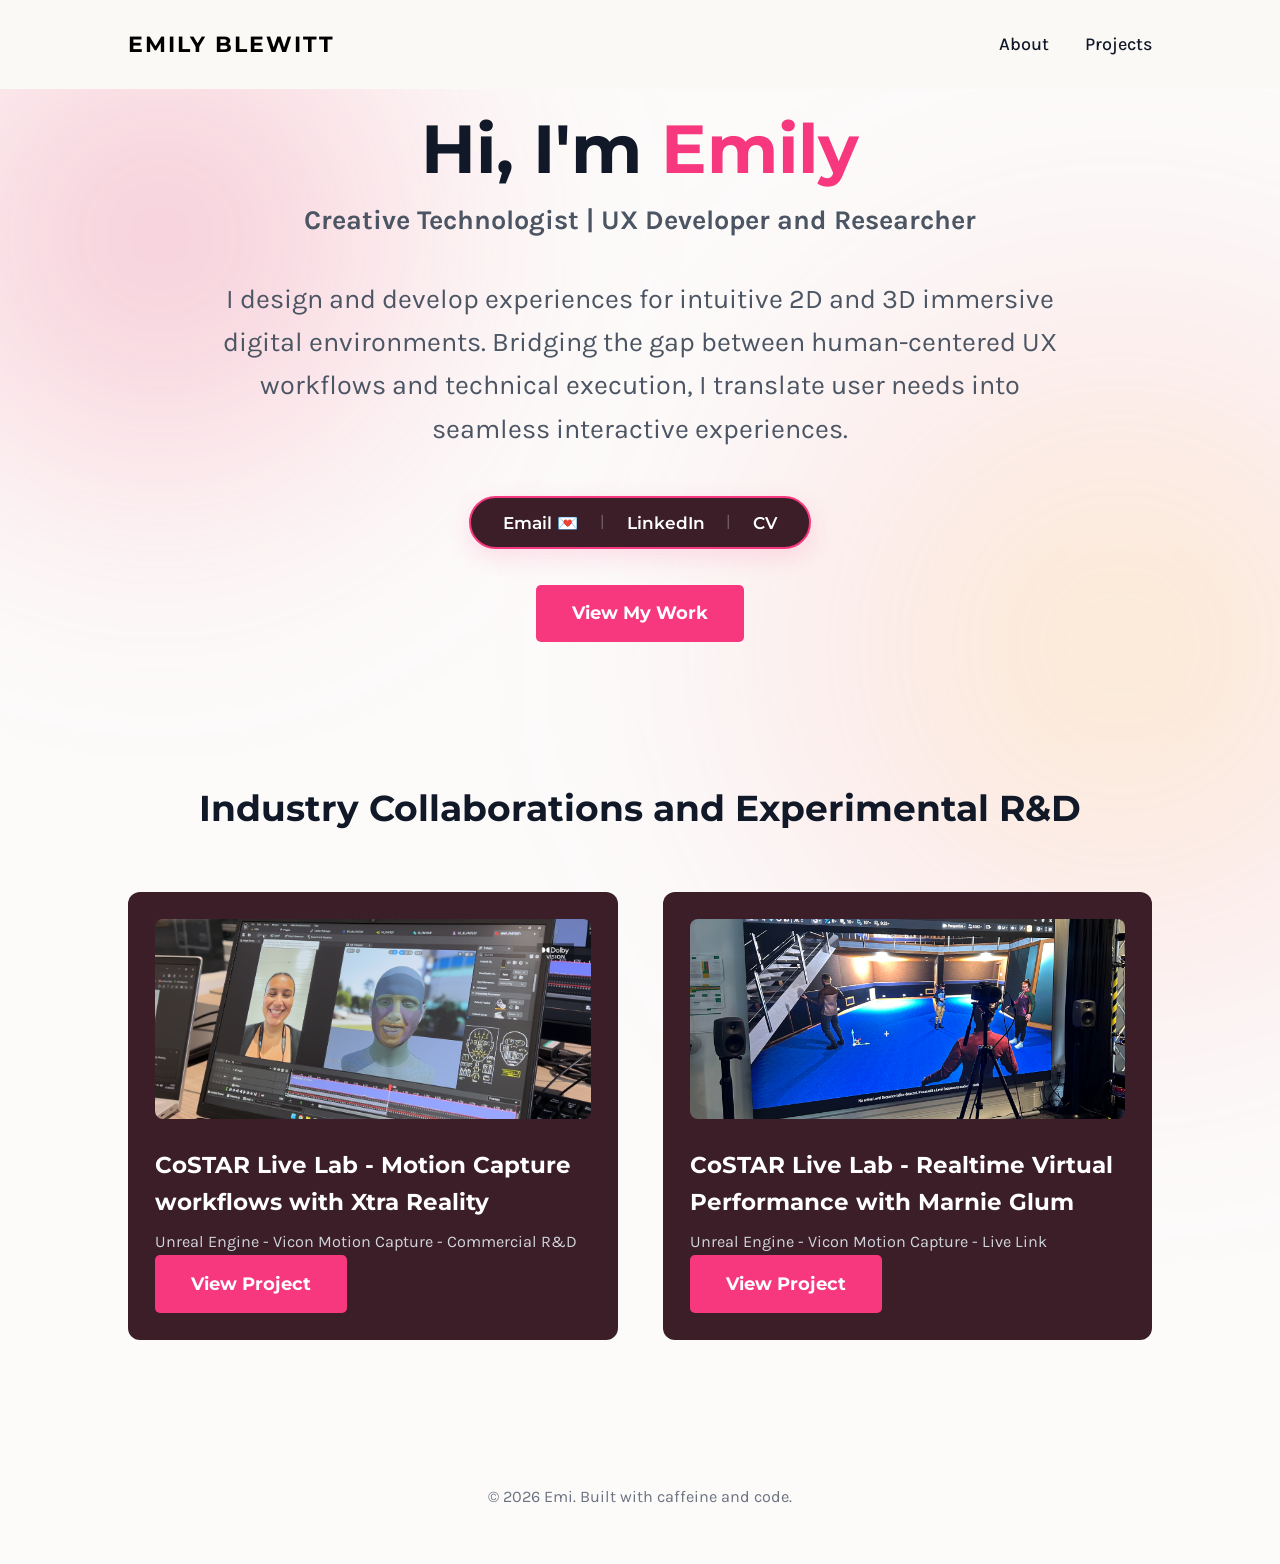
<file: index.html>
<!DOCTYPE html>
<html lang="en">
<head>
    <meta charset="UTF-8">
    <meta name="viewport" content="width=device-width, initial-scale=1.0">
    <title>Emily Blewitt | Portfolio</title>
    <link href="styles.css" type="text/css" rel="stylesheet">

    <!--Importing the fonts-->
    <!-- Google Fonts Link for Montserrat and Karla -->
<link rel="preconnect" href="https://fonts.googleapis.com">
<link rel="preconnect" href="https://fonts.gstatic.com" crossorigin>
<link href="https://fonts.googleapis.com/css2?family=Karla:ital,wght@0,400..700;1,400..700&family=Montserrat:ital,wght@0,100..900;1,100..900&display=swap" rel="stylesheet">


</head>
<body>
    <nav>
        <div class="logo"><a id="portfolio-text" href="index.html">EMILY BLEWITT</a></div>
        <ul>
            <li><a href="about.html">About</a></li>
            <li><a href="project.html">Projects</a></li>

        </ul>
    </nav>

    <header class="hero">
        <h1 class="indexpg">Hi, I'm <span class="highlight">Emily</span></h1>
        <p><strong>Creative Technologist | UX Developer and Researcher</strong></p>
        <p class="manifesto">
                I design and develop experiences for intuitive 2D and 3D immersive digital environments. Bridging the gap between human-centered UX workflows and technical execution, I translate user needs into seamless interactive experiences.
            </p>
    <div class="contact-tab-capsule">
        <a href="mailto:emilygrace.blewitt@gmail.com" class="tab-link">Email 💌</a>
        <span class="tab-divider">|</span>
        <a href="https://www.linkedin.com/in/emily-blewitt-62a078246/" target="_blank" rel="noopener noreferrer" class="tab-link">LinkedIn</a>
        <span class="tab-divider">|</span>
        <a href="assets/Emily Blewitt CV.pdf" download="Emily_Blewitt_CV.pdf" target="_blank" class="tab-link">CV</a>
    </div>
        <a href="project.html" class="btn">View My Work</a>
        
    </header> 




    <section id="projects" class="project-section">
        <h2>Industry Collaborations and Experimental R&D</h2>
        <div class="grid">
            <div class="card">
 <img src="images/costarxtrareality.png" alt="CoSTAR Xtra Reality Project" class="card-image">
                
                <h3>CoSTAR Live Lab - Motion Capture workflows with Xtra Reality</h3>
                <p>Unreal Engine - Vicon Motion Capture - Commercial R&D</p>
                            <a href="csXR.html" class="btn">View Project</a>
            </div>
            <div href="ngfm.html" class="card">
 <img src="images/costarmarnieglum.jpg" alt="CoSTAR Marnie Glum Project" class="card-image">
                <h3>CoSTAR Live Lab - Realtime Virtual Performance with Marnie Glum</h3>
                <p>Unreal Engine - Vicon Motion Capture - Live Link</p>
                            <a href="csMG.html" class="btn">View Project</a>
            </div>
        </div>
    </section>
      
   

    <footer>
        <p>&copy; 2026 Emi. Built with caffeine and code.</p>
    </footer>
    <script src="mouseinteraction.js"></script>
</body>
</html>
</file>
<file: styles.css>
:root {
    --bg-color: #FAF9F6;
    --text-color: #111827;
    --accent: #f8387e;
    --card-bg: #3b1e27;
}

* {
    margin: 0;
    padding: 0;
    box-sizing: border-box;
}

#portfolio-text{
    color: black;
    text-decoration: none;
}
/* This will strictly apply to the landing page description */
.manifesto {
    max-width: 850px;
    margin-left: auto !important;
    margin-right: auto !important;
}

/* Global Typography & Base Styles */
body {
    font-family: 'Karla', sans-serif; /* Clean font for paragraph text */
    background-color: var(--bg-color);
    color: var(--text-color);
    line-height: 1.6;
    padding-top: 60px; /* Leave space for the fixed nav bar */
}

h1, h2, h3, .logo, .btn {
    font-family: 'Montserrat', sans-serif; /* Bold font for headings & buttons */
    font-weight: 700;
}




/* Navigation Bar */
nav {
    position: fixed;
    top: 0;
    left: 0;
    width: 100%;
    display: flex;
    justify-content: space-between;
    align-items: center;
    padding: 1.5rem 10%;
    background-color: var(--bg-color);
    z-index: 1000;
}

nav .logo {
    font-size: 1.2rem;
    letter-spacing: 2px;
}

nav ul {
    display: flex;
    list-style: none;
    gap: 2rem;
}

nav ul a {
    text-decoration: none;
    color: var(--text-color);
    font-weight: 500;
    transition: color 0.3s ease;
}

nav ul a:hover {
    color: var(--accent);
}

/* Hero Section */
.hero {
    height: 70vh;
    display: flex;
    flex-direction: column;
    justify-content: center;
    align-items: center;
    text-align: center;
    padding: 0 1rem;
}

.hero h1 {
    font-size: 3.5rem;
    margin-bottom: 0.5rem;
}

.hero .highlight {
    color: var(--accent);
    transition: text-shadow 0.3s ease, color 0.3s ease;
}
/* Your existing base styling for the pink name */
.hero .highlight {
  color: #ff3366; /* Your current pink hex code */
  display: inline-block; 
  transition: text-shadow 0.35s ease, color 0.35s ease;
  cursor: default;
}

/* The smooth neon pink-to-gold radiant glow */
.hero .highlight:hover {
  /* Keeps the core text a crisp, brilliant sun-kissed white */
  color: #ffffff; 
  
  /* Blends smoothly from a dense pink anchor directly into a golden aura */
  text-shadow: 
    0 0 6px #ff3366,                    /* Tight neon-pink anchor (replaces the dark border) */
    0 0 12px rgba(255, 215, 0, 0.95),   /* Mid-range vibrant gold bleed */
    0 0 28px rgba(255, 165, 0, 0.6);    /* Wide, atmospheric warm amber sunset glow */
}

.hero p {
    font-size: 1.5rem;
    color: #4b5563;
    margin-bottom: 2rem;
}

/* Custom Interactive Button */
.btn {
    display: inline-block;
    padding: 0.8rem 2rem;
    background-color: var(--accent);
    color: white;
    text-decoration: none;
    border-radius: 5px;
    transition: transform 0.2s ease, opacity 0.2s ease;
}

.btn:hover {
    transform: translateY(-2px);
    opacity: 0.9;
}

/* Projects Grid Layout */
.project-section {
    padding: 5rem 10%;
}

.project-section h2 {
    font-size: 2rem;
    margin-bottom: 3rem;
    text-align: center;
}

.grid {
    display: grid;
    grid-template-columns: repeat(auto-fit, minmax(300px, 1fr));
    gap: 2.5rem;
}

/* Project Cards using your --card-bg */
.card {
    background-color: var(--card-bg);
    color: #ffffff;
    border-radius: 12px;
    padding: 1.5rem;
    transition: transform 0.3s ease;
}

.card:hover {
    transform: translateY(-5px);
}

.card .placeholder {
    width: 100%;
    height: 200px;
    background-color: rgba(255, 255, 255, 0.1);
    border-radius: 8px;
    margin-bottom: 1.5rem;
}

.card h3 {
    font-size: 1.3rem;
    margin-bottom: 0.5rem;
}

.card p {
    color: #d1d5db;
    font-size: 0.9rem;
}

/* Footer Section */
footer {
    text-align: center;
    padding: 3rem 1rem;
    font-size: 0.9rem;
    color: #6b7280;
}

/* Floating Contact Tab Capsule Styles */
.contact-tab-capsule {
    display: inline-flex;
    align-items: center;
    gap: 1.2rem;
    background-color: var(--card-bg); /* Uses your dark berry theme color */
    border: 2px solid var(--accent);  /* Adds your pink accent border line */
    padding: 0.6rem 1.8rem;
    border-radius: 50px;              /* Creates the smooth pill capsule shape */
    margin: 0.5rem 0 2rem 0;          /* Adds balanced vertical spacing */
    box-shadow: 0 8px 24px rgba(248, 56, 126, 0.15); /* Soft pink ambient glow shadow */
    transition: transform 0.2s ease, box-shadow 0.2s ease;
}

.contact-tab-capsule:hover {
    transform: translateY(-2px);      /* Gives it a light floating lift on hover */
    box-shadow: 0 12px 28px rgba(248, 56, 126, 0.25);
}

/* Links inside the floating tab */
.tab-link {
    font-family: 'Montserrat', sans-serif;
    font-weight: 600;
    font-size: 0.95rem;
    color: #ffffff;                  /* Hardcoded to clean contrast white */
    text-decoration: none;
    transition: color 0.2s ease;
}

.tab-link:hover {
    color: var(--accent);            /* Pops pink when you point at it */
}

/* Vertical text dividers inside the pill */
.tab-divider {
    color: rgba(255, 255, 255, 0.3);
    font-size: 0.9rem;
    pointer-events: none;
}

/* ==========================================================================
   PROJECTS PAGE: FULL-SCREEN CAROUSEL STYLES
   ========================================================================== */
/* 1. Locks the viewport to prevent dual scrollbars */


/* 7. Responsive stack layout for mobile viewports */
@media (max-width: 900px) {
    .projects-page {
        overflow-y: auto; /* Fallback allow layout scrolling if stacked fields spill */
    }
    .projects-page .project-square {
        flex-direction: column; 
    }
    .projects-page .square-media {
        height: 45%;
        padding: 1.5rem;
    }
    .projects-page .square-content {
        height: 55%;
        padding: 2.5rem;
        align-items: center;
        text-align: center;
        justify-content: flex-start;
    }
    .projects-page .square-content h2 {
        font-size: 2rem;
    }
    .projects-page .slide-arrow {
        top: 22.5%; /* Keeps arrow control layout dead-centered directly over graphic image window */
    }
    .projects-page .prev-arrow { left: 15px; }
    .projects-page .next-arrow { right: 15px; }
}

/* Styles for real images inside the carousel */
.projects-page .slider-image {
    width: 100%;
    height: 100%;
    object-fit: cover; /* Keeps image aspect ratio perfect while filling the space */
    border-radius: 12px;
    border: 1px solid rgba(255, 255, 255, 0.1);
    box-shadow: 0 10px 30px rgba(0, 0, 0, 0.3); /* Adds depth to the game screen */
}

/* ==========================================================================
   INDIVIDUAL PROJECT CASE STUDY STYLES
   ========================================================================== */

.detail-page {
    background-color: var(--bg-color);
    overflow-y: auto; /* Re-enables natural page scrolling */
}

/* Master container constraint */
.case-study-container {
    max-width: 1100px;
    margin: 5rem auto;
    padding: 0 2rem;
}

/* Title Header Elements */
.case-study-header {
    text-align: center;
    margin-bottom: 3rem;
}

.case-study-header h1 {
    font-size: 3.5rem;
    color: var(--text-color);
    margin-bottom: 0.5rem;
}

.project-meta-tags {
    color: var(--accent);
    font-weight: 700;
    text-transform: uppercase;
    letter-spacing: 2px;
    font-size: 0.95rem;
}

.project-tagline {
    font-size: 1.2rem;
    color: #4b5563;
    max-width: 700px;
    margin: 0 auto;
}

/* Big Showcase Main Image Frame */
.case-study-hero-media {
    width: 100%;
    height: 500px;
    background-color: var(--card-bg);
    border-radius: 16px;
    margin-bottom: 4rem;
    overflow: hidden;
    box-shadow: 0 20px 40px rgba(0, 0, 0, 0.15);
}

.case-study-img {
    width: 100%;
    height: 100%;
    object-fit: cover;
}

/* Interactive Column Breakdown Grid */
.case-study-grid {
    display: grid;
    grid-template-columns: 2fr 1fr; /* Text gets 2 shares, info card gets 1 share */
    gap: 4rem;
    align-items: start;
}

/* Writeup Text Blocks styling */
.case-study-main h2 {
    font-size: 2rem;
    color: var(--text-color);
    margin: 2.5rem 0 1rem 0;
    border-bottom: 2px solid rgba(0, 0, 0, 0.05);
    padding-bottom: 0.5rem;
}

.case-study-main p {
    font-size: 1.1rem;
    color: #374151;
    margin-bottom: 1.5rem;
}

.challenge-block {
    background-color: rgba(0, 0, 0, 0.02);
    border-left: 4px solid var(--accent);
    padding: 1.5rem;
    border-radius: 0 8px 8px 0;
    margin-bottom: 2rem;
}

.challenge-block h3 {
    font-size: 1.3rem;
    margin-bottom: 0.75rem;
    color: var(--text-color);
}

/* Sticky Specifications Card (Right Sidebar) */
.case-study-sidebar {
    position: sticky;
    top: 100px; /* Locks card relative to screen viewport upon scroll */
}

.meta-card {
    /* background-color: var(--card-bg); */
    /* color: #ffffff; */
        background: #3b1e27 !important;          /* Direct Hex value for Berry Pink */
    background-color: #3b1e27 !important;    /* Double-forced entry fallback */
    
    color: #f3f4f6 !important;   
    padding: 2rem;
    border-radius: 16px;
    box-shadow: 0 10px 30px rgba(0, 0, 0, 0.1);
}

.meta-card h3 {
    font-size: 1.4rem;
    color: #ffffff;
    margin-bottom: 1.5rem;
    border-bottom: 1px solid rgba(255, 255, 255, 0.1);
    padding-bottom: 0.5rem;
}

.meta-item {
    margin-bottom: 1.25rem;
}

.meta-item h4 {
    font-size: 0.85rem;
    text-transform: uppercase;
    color: var(--accent);
    letter-spacing: 1px;
    margin-bottom: 0.25rem;
}

.meta-item p {
    font-size: 1rem;
    color: #e5e7eb;
}

/* Mobile responsive layout shifts */
@media (max-width: 850px) {
    .case-study-grid {
        grid-template-columns: 1fr; /* Collapses sidebar below main copy fields */
        gap: 3rem;
    }
    .case-study-sidebar {
        position: relative;
        top: 0;
    }
    .case-study-header h1 {
        font-size: 2.5rem;
    }
    .case-study-hero-media {
        height: 300px;
    }
}

/* 1. Push the award box further away from the text below it */
.case-study-header .award {
    margin-bottom: 3.5rem !important; 
}

/* 2. Bring the tech stack sub-tag down closer to the title heading */
.case-study-header .project-meta-tags {
    margin-bottom: 0.25rem !important;
}

/* 3. Ensure the title heading text sits tightly up against the tag above it */
.case-study-header h1 {
    margin-top: 0 !important;
    line-height: 1.1;
}


/* ==========================================================================
   BENTO GRID ABOUT ME LAYOUT
   ========================================================================== */

/* 1. Global Page Setup */
.about-page {
    color: #f3f4f6;
    overflow-y: auto;
}

/* 2. Grid Container Setup */
.bento-container {
    display: grid;
    grid-template-columns: 1fr 1.2fr 1fr; /* Strict 3-column split */
    gap: 1.5rem;
    max-width: 1250px;
    margin: 6rem auto;
    padding: 0 2rem;
}

/* 3. Base Bento Panel Card */
.bento-box {
    background-color: var(--card-bg); /* Your deep burgundy #3b1e27 */
    border: 1px solid rgba(255, 255, 255, 0.05);
    border-radius: 24px; /* Curved edge boxes */
    padding: 2.2rem;
    display: flex;
    flex-direction: column;
    box-shadow: 0 10px 30px rgba(0, 0, 0, 0.2);
}

/* 4. Strict Box Placements */
.profile-card {
    grid-column: 1;
    grid-row: 1;
    background-color: #1a1517; /* Dark framing block */
}

.bio-card {
    grid-column: 2;
    grid-row: 1;
}

.pink-glow {
    border-color: rgba(248, 56, 126, 0.2);
    box-shadow: 0 15px 40px rgba(248, 56, 126, 0.05);
}

.toolkit-card {
    grid-column: 3;
    grid-row: 1 / span 2; 
}

.experience-card {
    grid-column: 2;
    grid-row: 2;
}

/* Pink Curved Edge Section */
.specialty-card {
    grid-column: 1;
    grid-row: 2;
    background-color: var(--accent); /* Your vivid pink #f8387e */
    color: #ffffff;
    border: none;
    box-shadow: 0 15px 35px rgba(248, 56, 126, 0.2);
}

/* 5. Typography Content Tweaks */
.bento-box h2 {
    font-size: 2.5rem;
    margin-bottom: 0.5rem;
    font-family: 'Montserrat', sans-serif;
}

.bento-box h3 {
    font-size: 1.4rem;
    font-family: 'Montserrat', sans-serif;
    color: var(--accent);
    margin-bottom: 1.5rem;
}

.specialty-card h3 {
    color: #ffffff; /* Contrast tweak for pink box */
}

.bento-box p {
    font-size: 1rem;
    line-height: 1.6;
    color: #d1d5db;
    margin-bottom: 1rem;
}

.bento-box .lead {
    font-size: 1.15rem;
    color: #ffffff;
    font-weight: 500;
}

/* Photo and Header Layout elements */
.profile-photo-placeholder {
    width: 100%;
    height: 300px;
    background-color: rgba(255, 255, 255, 0.03);
    border-radius: 16px;
    margin-bottom: 1.5rem;
    object-fit: cover;
}

.profile-card h1 {
    font-size: 2.2rem;
    line-height: 1.1;
    margin-bottom: 0.5rem;
}

.location-tag {
    font-size: 0.9rem !important;
    color: #9ca3af !important;
    margin: 0;
}

/* Technical Toolkit formatting */
.tool-group {
    margin-bottom: 1.5rem;
}

.tool-group h4 {
    font-size: 0.95rem;
    text-transform: uppercase;
    letter-spacing: 1px;
    color: #ffffff;
    margin-bottom: 0.5rem;
}

.tool-group ul {
    list-style: none;
    padding-left: 0;
}

.tool-group li {
    font-size: 0.95rem;
    color: #9ca3af;
    margin-bottom: 0.35rem;
    padding-left: 0.75rem;
    border-left: 2px solid rgba(255, 255, 255, 0.1);
}

/* CV History Timeline Styles */
.timeline-list {
    list-style: none;
    padding: 0;
}

.timeline-list li {
    margin-bottom: 1.5rem;
}

.timeline-list strong {
    color: #ffffff;
    font-size: 1.05rem;
    display: block;
}

.timeline-date {
    font-size: 0.85rem;
    font-weight: 700;
    color: var(--accent);
    display: block;
    margin-top: 0.1rem;
    margin-bottom: 0.25rem;
}

.timeline-list p {
    font-size: 0.95rem;
    color: #9ca3af;
    margin: 0;
}

/* Education and Pills in Pink Box */
.education-meta {
    margin-bottom: 1.5rem;
    border-bottom: 1px solid rgba(255, 255, 255, 0.2);
    padding-bottom: 1rem;
}

.education-meta p {
    color: #ffffff !important;
    margin-bottom: 0.75rem;
    font-size: 0.95rem;
}

.specialty-tags {
    display: flex;
    flex-wrap: wrap;
    gap: 0.6rem;
}

.specialty-tags span {
    font-family: 'Montserrat', sans-serif;
    font-size: 0.8rem;
    font-weight: 700;
    background-color: rgba(255, 255, 255, 0.15);
    color: #ffffff;
    padding: 0.4rem 0.8rem;
    border-radius: 8px;
    border: 1px solid rgba(255, 255, 255, 0.1);
}

/* 6. Tablet & Desktop Responsive Scaling */
@media (max-width: 1100px) {
    .bento-container {
        grid-template-columns: 1fr 1fr; /* Switch to 2 columns */
    }
    .profile-card { grid-column: 1; grid-row: 1; }
    .bio-card { grid-column: 2; grid-row: 1; }
    .toolkit-card { grid-column: 2; grid-row: 2 / span 2; }
    .experience-card { grid-column: 1; grid-row: 2; }
    .specialty-card { grid-column: 1; grid-row: 3; }
}

/* 7. Mobile Phone Linear Stack fallback */
@media (max-width: 750px) {
    .bento-container {
        grid-template-columns: 1fr; /* Drop into 1 single vertical column line */
        margin: 2rem auto;
    }
    .profile-card, .bio-card, .toolkit-card, .experience-card, .specialty-card {
        grid-column: 1 !important;
        grid-row: auto !important;
    }
    .profile-photo-placeholder {
        height: 250px;
    }
}

/* ==========================================================================
   STAGGERED REVEAL ENTRANCE ANIMATION
   ========================================================================== */

/* 1. Base rule: Sets initial invisible state and applies the animation */
.bento-box {
    opacity: 0;
    transform: translateY(20px);
    animation: cardEntrance 1.2s cubic-bezier(0.16, 1, 0.3, 1) forwards;
}

/* 2. Custom delay steps: Targets your exact HTML classes to cascade the entrance */
.profile-card { animation-delay: 0.2s; }
.bio-card { animation-delay: 0.4s; }
.toolkit-card { animation-delay: 0.6s; }
.experience-card { animation-delay: 0.8s; }
.specialty-card { animation-delay: 1.0s; }

/* 3. Keyframe execution: Smoothly transitions elements up and visible */
@keyframes cardEntrance {
    to {
        opacity: 1;
        transform: translateY(0);
    }
}

/* Forces the new image tag to act exactly like your old placeholder box */
.card .card-image {
    width: 100%;
    height: 200px; /* Locks the exact height of the previous placeholder */
    object-fit: cover; /* Chops off image edges instead of stretching or squishing them */
    object-position: center; /* Keeps the dead center of your game capture focused */
    border-radius: 8px; /* Preserves the matching edge curves */
    margin-bottom: 1.5rem;
    display: block;
}

/* ==========================================================================
   UX FOCUS SECTION STYLES
   ========================================================================== */

.ux-case-study-fullwidth {
    margin-top: 5rem;
    padding-top: 4rem;
    border-top: 1px solid rgba(0, 0, 0, 0.1);
    width: 100%;
}

.ux-case-study-fullwidth h2 {
    font-size: 2rem;
    margin-bottom: 1.5rem;
}

.ux-intro {
    font-size: 1.1rem;
    max-width: 800px;
    margin-bottom: 3rem;
    color: #4b5563;
}

.ux-process-grid {
    display: grid;
    grid-template-columns: repeat(auto-fit, minmax(280px, 1fr));
    gap: 2.5rem;
    margin-bottom: 2rem;
}

.ux-step h3 {
    font-size: 1.25rem;
    color: var(--accent);
    margin-bottom: 0.75rem;
}

.ux-step p {
    font-size: 0.95rem;
    color: var(--text-color);
    line-height: 1.7;
}

/* ==========================================================================
   PROJECT AIMS SIDEBAR CARD
   ========================================================================== */

.project-aims-card {
    margin-top: 1.5rem; /* Separates it from the Project Details card */
}

.aim-item {
    display: flex;
    gap: 1rem;
    margin-top: 1.25rem;
    align-items: flex-start;
}

.aim-number {
    font-family: 'Montserrat', sans-serif;
    font-weight: 700;
    color: var(--accent);
    font-size: 1.1rem;
    line-height: 1.2;
}

.aim-item h4 {
    font-size: 0.95rem;
    color: #ffffff;
    margin-bottom: 0.25rem;
    font-weight: 600;
}

.aim-item p {
    font-size: 0.85rem;
    color: #d1d5db;
    line-height: 1.5;
}
/* ==========================================================================
   Reflection & Further Development Stylesheet Injection (Cream/Pink Theme)
   ========================================================================== */

.reflection-section-fullwidth {
    margin-top: 5rem;
    padding-top: 4rem;
    border-top: 2px solid #f2e6e6; /* Soft warm tinted divider */
}

.reflection-section-fullwidth h2 {
    font-family: 'Montserrat', sans-serif;
    font-size: 2.2rem;
    font-weight: 700;
    color: #0b1a30; /* Your deep dark blue/black heading color */
    margin-bottom: 1rem;
}

.reflection-intro {
    font-family: 'Karla', sans-serif;
    font-size: 1.1rem;
    color: #505c6e; /* Muted dark slate for body intro */
    max-width: 850px;
    margin-bottom: 3rem;
    line-height: 1.6;
}

.reflection-grid {
    display: grid;
    grid-template-columns: repeat(auto-fit, minmax(300px, 1fr));
    gap: 2rem;
    margin-bottom: 2rem;
}

/* Card layout matching the sidebar block style */
.reflection-card {
    background-color: #2d1b24; /* Deep plum/dark block color matching your sidebar */
    border-radius: 12px;
    padding: 2.2rem;
    display: flex;
    flex-direction: column;
    box-shadow: 0 4px 20px rgba(0, 0, 0, 0.05);
    transition: transform 0.3s ease;
}

.reflection-card:hover {
    transform: translateY(-4px);
}

.reflection-meta {
    display: flex;
    align-items: center;
    gap: 1rem;
    margin-bottom: 1.5rem;
    border-bottom: 1px solid rgba(255, 255, 255, 0.1);
    padding-bottom: 1rem;
}

/* Bright pink labels matching your UX headings */
.aim-reference {
    font-family: 'Montserrat', sans-serif;
    font-size: 0.85rem;
    font-weight: 700;
    text-transform: uppercase;
    letter-spacing: 1px;
    color: #ff4a8b; /* Vibrant Pink accent */
}

.reflection-meta h3 {
    font-family: 'Montserrat', sans-serif;
    font-size: 1.25rem;
    font-weight: 700;
    color: #ffffff; /* Crisp white for headings inside dark cards */
    margin: 0;
}

.reflection-body {
    font-family: 'Karla', sans-serif;
    font-size: 0.98rem;
    line-height: 1.65;
    color: #f5e6eb; /* Soft light pinkish-white text inside dark cards */
}

.status-critique {
    margin-bottom: 1.5rem;
}

.status-critique strong {
    color: #ff4a8b; /* Highlight 'The Reality Check' in Pink */
}

.future-fix strong {
    color: #ffffff; /* Highlight 'Further Development' in bold white */
}

/* Responsive Overrides */
@media (max-width: 768px) {
    .reflection-grid {
        grid-template-columns: 1fr;
    }
    .reflection-section-fullwidth {
        margin-top: 3rem;
        padding-top: 2rem;
    }
}
.portfolio-carousel-container {
    margin-top: 4rem;
    margin-bottom: 2rem;
}

.horizontal-scroll-gallery {
    display: flex;
    gap: 1.5rem;
    overflow-x: auto;
    padding-bottom: 1.5rem;
    scroll-behavior: smooth;
    -webkit-overflow-scrolling: touch;
}

/* Base Card Container */
.gallery-card {
    flex: 0 0 340px;
    background-color: #2d1b24; /* Your signature deep plum/burgundy block */
    border-radius: 12px;
    padding: 1.2rem;
    box-shadow: 0 4px 20px rgba(0, 0, 0, 0.05);
    display: flex;
    flex-direction: column;
}

/* Image Wrapper sets the clipping boundary for the hover overlay */
.gallery-image-wrapper {
    position: relative;
    width: 100%;
    height: 220px;
    border-radius: 6px;
    overflow: hidden; /* Important: keeps the overlay inside the card shape */
}

.gallery-image-wrapper img {
    width: 100%;
    height: 100%;
    object-fit: cover;
    transition: transform 0.4s ease, filter 0.4s ease;
}

/* --- THE HOVER OVERLAY LAYER --- */
.image-hover-overlay {
    position: absolute;
    top: 0;
    left: 0;
    width: 100%;
    height: 100%;
    background-color: rgba(45, 27, 36, 0.95); /* Semi-transparent matching plum */
    opacity: 0; /* Hidden by default */
    transition: opacity 0.3s ease;
    display: flex;
    align-items: center;
    padding: 1.5rem;
    box-sizing: border-box;
}

/* Slide up animation details for text inside the overlay */
.overlay-text {
    transform: translateY(15px);
    transition: transform 0.35s ease;
    font-family: 'Karla', sans-serif;
    overflow-y: auto; /* Adds a minor scrollbar inside the image frame if your text runs long */
    max-height: 100%;
}

/* Bright Pink Subheadings inside the hover overlay */
.overlay-text h4 {
    font-family: 'Montserrat', sans-serif;
    color: #ff4a8b; /* Your signature accent pink */
    font-size: 0.85rem;
    text-transform: uppercase;
    letter-spacing: 0.5px;
    margin: 0 0 0.3rem 0;
}

.overlay-text p {
    color: #f5e6eb; /* Soft off-white text */
    font-size: 0.88rem;
    line-height: 1.4;
    margin: 0 0 1rem 0;
}

.overlay-text p:last-child {
    margin-bottom: 0;
}

/* --- HOVER ACTIONS --- */
.gallery-card:hover .image-hover-overlay {
    opacity: 1; /* Fade the plum screen in */
}

.gallery-card:hover .overlay-text {
    transform: translateY(0); /* Slide the text gently up to its true position */
}

.gallery-card:hover img {
    transform: scale(1.05); /* Slight dynamic zoom on the background image */
    filter: blur(2px);
}

/* Static Caption Below Image Box */
.card-caption {
    font-family: 'Karla', sans-serif;
    font-size: 0.9rem;
    color: #f5e6eb;
    margin-top: 1rem;
    margin-bottom: 0;
    line-height: 1.4;
}

/* Custom Scrollbar styling for horizontal track */
.horizontal-scroll-gallery::-webkit-scrollbar {
    height: 8px;
}
.horizontal-scroll-gallery::-webkit-scrollbar-track {
    background: #f2e6e6;
    border-radius: 10px;
}
.horizontal-scroll-gallery::-webkit-scrollbar-thumb {
    background: #ff4a8b;
    border-radius: 10px;
}
.horizontal-scroll-gallery::-webkit-scrollbar-thumb:hover {
    background: #d4356f;
}

/* adding mouse interaction details here*/
.sparkle-particle {
  position: absolute;
  background: #ff007f; /* Matching your signature hot pink */
  pointer-events: none; /* Stops it from blocking clicks */
  z-index: 9999;
  /* Use a clip-path to draw a cutesy 4-pointed diamond star shape! */
  clip-path: polygon(50% 0%, 65% 35%, 100% 50%, 65% 65%, 50% 100%, 35% 65%, 0% 50%, 35% 35%);
  animation: sparkleTwinkle 0.8s cubic-bezier(0.25, 1, 0.5, 1) forwards;
}

@keyframes sparkleTwinkle {
  0% {
    transform: translate(-50%, -50%) scale(0) rotate(0deg);
    opacity: 1;
  }
  50% {
    opacity: 0.8;
  }
  100% {
    /* Explodes outwards slightly while spinning and fading out gracefully */
    transform: translate(-50%, -50%) scale(1.5) rotate(180deg);
    opacity: 0;
  }
}


:root {
    --bg-color: #FAF9F6;
    --text-color: #111827;
    --accent: #f8387e;
    --card-bg: #3b1e27;
}

* {
    margin: 0;
    padding: 0;
    box-sizing: border-box;
}

#portfolio-text{
    color: black;
    text-decoration: none;
}

/* Global Typography & Base Styles */
body {
    font-family: 'Karla', sans-serif; /* Clean font for paragraph text */
    background-color: var(--bg-color);
    color: var(--text-color);
    line-height: 1.6;
    padding-top: 60px; /* Leave space for the fixed nav bar */
}

h1, h2, h3, .logo, .btn {
    font-family: 'Montserrat', sans-serif; /* Bold font for headings & buttons */
    font-weight: 700;
}

/* Navigation Bar */
nav {
    position: fixed;
    top: 0;
    left: 0;
    width: 100%;
    display: flex;
    justify-content: space-between;
    align-items: center;
    padding: 1.5rem 10%;
    background-color: var(--bg-color);
    z-index: 1000;
}

nav .logo {
    font-size: 1.2rem;
    letter-spacing: 2px;
}

nav ul {
    display: flex;
    list-style: none;
    gap: 2rem;
}

nav ul a {
    text-decoration: none;
    color: var(--text-color);
    font-weight: 500;
    transition: color 0.3s ease;
}

nav ul a:hover {
    color: var(--accent);
}

/* Hero Section */
.hero {
    height: 70vh;
    display: flex;
    flex-direction: column;
    justify-content: center;
    align-items: center;
    text-align: center;
    padding: 0 1rem;
}

.hero h1 {
    font-size: 3.5rem;
    margin-bottom: 0.5rem;
}

.hero .highlight {
    color: var(--accent);
}

.hero p {
    font-size: 1.5rem;
    color: #4b5563;
    margin-bottom: 2rem;
}

/* Custom Interactive Button */
.btn {
    display: inline-block;
    padding: 0.8rem 2rem;
    background-color: var(--accent);
    color: white;
    text-decoration: none;
    border-radius: 5px;
    transition: transform 0.2s ease, opacity 0.2s ease;
}

.btn:hover {
    transform: translateY(-2px);
    opacity: 0.9;
}

/* Projects Grid Layout */
.project-section {
    padding: 5rem 10%;
}

.project-section h2 {
    font-size: 2rem;
    margin-bottom: 3rem;
    text-align: center;
}

.grid {
    display: grid;
    grid-template-columns: repeat(auto-fit, minmax(300px, 1fr));
    gap: 2.5rem;
}

/* Project Cards using your --card-bg */
.card {
    background-color: var(--card-bg);
    color: #ffffff;
    border-radius: 12px;
    padding: 1.5rem;
    transition: transform 0.3s ease;
}

.card:hover {
    transform: translateY(-5px);
}

.card .placeholder {
    width: 100%;
    height: 200px;
    background-color: rgba(255, 255, 255, 0.1);
    border-radius: 8px;
    margin-bottom: 1.5rem;
}

.card h3 {
    font-size: 1.3rem;
    margin-bottom: 0.5rem;
}

.card p {
    color: #d1d5db;
    font-size: 0.9rem;
}

/* Footer Section */
footer {
    text-align: center;
    padding: 3rem 1rem;
    font-size: 0.9rem;
    color: #6b7280;
}


/*for projects page*/

/* ==========================================================================
   PROJECTS PAGE: FULL-SCREEN CAROUSEL STYLES
   ========================================================================== */

/* 1. Locks the viewport to prevent dual scrollbars */
.projects-page {
    overflow: hidden; 
}

.award {
    font-family: 'Montserrat', sans-serif;
    font-size: 0.9rem;
    font-weight: 700;
    text-transform: uppercase;
    letter-spacing: 1px;
    
    /* Elegant theme colors */
    color: var(--accent); 
    background-color: rgba(248, 56, 126, 0.08); /* Translucent pink fill */
    
    /* Border Flourish */
    border-left: 3px solid var(--accent); /* Clean accent line on the left edge */
    
    /* Layout positioning */
    padding: 0.5rem 1.2rem 0.5rem 1rem;
    border-radius: 0 6px 6px 0; /* Smooth rounded corners only on the right side */
    margin-bottom: 1.5rem;
    display: inline-flex;
    align-items: center;
    gap: 0.5rem; /* Leaves space between the icon and your text */
    
    /* Subtle neon border glow */
    box-shadow: 0 4px 12px rgba(248, 56, 126, 0.15);
}

/* Icon rotation effect on card hover */
.project-square:hover .award-icon {
    transform: rotate(15deg) scale(1.1);
}

.award-icon {
    font-size: 1.1rem;
    transition: transform 0.3s ease;
}


/* 2. Container sizing to drop cleanly below your 60px nav bar */
.fullscreen-slider-container {
    position: relative;
    width: 100vw;
    height: calc(100vh - 60px); 
    background-color: var(--bg-color);
}

.projects-page .slider-track {
    width: 100%;
    height: 100%;
    position: relative;
}



/* 3. Sliding full-screen project cards (media left, info right) */
.projects-page .project-square {
    position: absolute;
    top: 0;
    left: 0;
    width: 100%;
    height: 100%;
    display: flex;
    flex-direction: row; 
    background-color: var(--bg-color);
    opacity: 0;
    pointer-events: none;
    transition: opacity 0.6s cubic-bezier(0.4, 0, 0.2, 1);
}

.projects-page .project-square.active {
    opacity: 1;
    pointer-events: auto;
}

/* 4. Media container side (Left) utilizing your dark --card-bg */
.projects-page .square-media {
    flex: 1.2;
    height: 100%;
    background-color: var(--card-bg);
    padding: 2.5rem;
    display: flex;
    align-items: center;
    justify-content: center;
}

.projects-page .placeholder {
    width: 100%;
    height: 100%;
    background-color: rgba(255, 255, 255, 0.05);
    border: 1px solid rgba(255, 255, 255, 0.1);
    border-radius: 12px;
}

/* 5. Content text details side (Right) */
.projects-page .square-content {
    flex: 1;
    height: 100%;
    padding: 5rem;
    display: flex;
    flex-direction: column;
    justify-content: center;
    align-items: flex-start;
    text-align: left;
}

.projects-page .square-content h2 {
    font-size: 3rem;
    margin-bottom: 0.5rem;
    color: var(--text-color);
}

.projects-page .tech-stack {
    color: var(--accent);
    font-weight: 700;
    font-size: 1.1rem;
    margin-bottom: 1.5rem;
}

.projects-page .summary {
    font-size: 1.1rem;
    margin-bottom: 2.5rem;
    max-width: 500px;
    color: #4b5563;
}

/* 6. Carousel arrow navigation overlay buttons */
.projects-page .slide-arrow {
    position: absolute;
    top: 50%;
    transform: translateY(-50%);
    background-color: var(--accent);
    color: white;
    border: none;
    font-size: 1.5rem;
    width: 50px;
    height: 50px;
    border-radius: 50%;
    cursor: pointer;
    z-index: 100;
    display: flex;
    align-items: center;
    justify-content: center;
    transition: transform 0.2s cubic-bezier(0.175, 0.885, 0.32, 1.275);
}

.projects-page .slide-arrow:hover {
    transform: translateY(-50%) scale(1.1);
}

.projects-page .prev-arrow { left: 30px; }
.projects-page .next-arrow { right: 30px; }

/* Styles for real images inside the carousel */
.projects-page .slider-image {
    width: 100%;
    height: 100%;
    object-fit: cover; 
    border-radius: 8px;
}

/* Responsive stack layout for mobile viewports */
@media (max-width: 900px) {
    .projects-page {
        overflow-y: auto; /* Fallback allow layout scrolling if stacked fields spill */
    }
    .projects-page .project-square {
        flex-direction: column; 
    }
    .projects-page .square-media {
        height: 45%;
        padding: 1.5rem;
    }
    .projects-page .square-content {
        height: 55%;
        padding: 2.5rem;
        align-items: center;
        text-align: center;
        justify-content: flex-start;
    }
    .projects-page .square-content h2 {
        font-size: 2rem;
    }
    .projects-page .slide-arrow {
        top: 22.5%; /* Keeps arrow control layout dead-centered directly over graphic image window */
    }
    .projects-page .prev-arrow { left: 15px; }
    .projects-page .next-arrow { right: 15px; }
}

/* ==========================================================================
   FLOATING VIEWPORT LAYOUT TOGGLE
   ========================================================================== */

.layout-controls-floating {
    position: fixed;
    bottom: 2rem;
    right: 2rem;
    z-index: 9999; /* Ensures it floats over absolutely everything */
}

.floating-toggle-btn {
    background-color: var(--text-color); /* Elegant dark charcoal/black pill */
    color: var(--bg-color); /* Light off-white text */
    border: none;
    font-family: 'Montserrat', sans-serif;
    font-size: 0.8rem;
    font-weight: 700;
    text-transform: uppercase;
    letter-spacing: 1px;
    padding: 0.75rem 1.5rem;
    border-radius: 50px;
    cursor: pointer;
    display: flex;
    align-items: center;
    gap: 0.5rem;
    box-shadow: 0 4px 15px rgba(0, 0, 0, 0.15);
    transition: all 0.3s cubic-bezier(0.25, 0.8, 0.25, 1);
}

.floating-toggle-btn:hover {
    background-color: var(--accent); /* Smooth shift to pink on hover */
    transform: translateY(-2px);
    box-shadow: 0 6px 20px rgba(248, 56, 126, 0.3);
}

.floating-toggle-btn .btn-icon {
    font-size: 1rem;
    transition: transform 0.3s ease;
}

/* Change icon style slightly when active */
.floating-toggle-btn.active-view .btn-icon {
    transform: rotate(90deg);
}

/* ==========================================================================
   INDEPENDENT BOTTOM UTILITY BAR
   ========================================================================== */

/* The fixed container bar */
.grid-utility-bar {
    position: fixed;
    bottom: 0;
    left: 0;
    width: 100%;
    height: 50px;
    background-color: var(--bg-color); /* Matches your creamy off-white canvas */
    border-top: 1px solid rgba(0, 0, 0, 0.06); /* Subtle, elegant separator line */
    display: flex;
    justify-content: center;
    align-items: center;
    z-index: 99999; /* Forces it to remain visible above all slider layers and scripts */
}

/* The minimalist text toggle button */
.utility-toggle-btn {
    background: transparent;
    border: none;
    font-family: 'Montserrat', sans-serif;
    font-size: 0.8rem;
    font-weight: 700;
    text-transform: uppercase;
    letter-spacing: 1.5px;
    color: #777; /* Subtle clean grey */
    cursor: pointer;
    display: flex;
    align-items: center;
    gap: 0.5rem;
    padding: 0.5rem 1rem;
    transition: color 0.2s ease;
}

.utility-toggle-btn:hover {
    color: var(--accent); /* Shifts to your signature pink on hover */
}

.utility-toggle-btn .toggle-icon {
    font-size: 1rem;
    line-height: 1;
}

/* Add a tiny bit of breathing room to the grid wrapper so it doesn't clip behind the bar */
body.grid-mode .fullscreen-slider-container {
    margin-bottom: 120px !important;
}
/* ==========================================================================
   PURE-CSS SIDE-BY-SIDE TWO COLUMN LAYOUT (UNIFORM MATCHING SIZES)
   ========================================================================== */

/* 1. RESET VIEWPORT CONTROLS */
body.grid-mode {
    overflow-y: auto !important; 
    background-color: var(--bg-color);
}

body.grid-mode .fullscreen-slider-container {
    max-width: 1200px !important;
    margin: 4rem auto 10rem auto !important;
    padding: 0 1.5rem !important;
    height: auto !important;
    position: relative !important;
}

body.grid-mode .slide-arrow {
    display: none !important; /* Hides navigational slider arrows */
}

body.grid-mode .fullscreen-slider-container {
    margin-bottom: 120px !important; /* Clear vertical buffer above utility bottom bar */
}

/* 2. SYMMETRICAL TWO-COLUMN GRID ENGINE */
body.grid-mode .slider-track {
    display: grid !important;
    grid-template-columns: repeat(2, 1fr) !important; /* Perfect side-by-side split layout */
    gap: 2.5rem !important; /* Generous breathing room between columns */
    width: 100% !important;
    height: auto !important;
    position: relative !important;
}

/* 3. CARD STRUCTURAL MODIFIERS */
body.grid-mode .project-square {
    position: relative !important;
    display: flex !important;
    flex-direction: column !important; /* Image on top, text elements neatly stacked below */
    opacity: 1 !important;
    visibility: visible !important;
    pointer-events: auto !important;
    
    /* FIX: Force an absolute matching height footprint on ALL grid cards */
    height: 520px !important; 
    
    border-radius: 12px !important; /* Elegant rounded square corners */
    overflow: hidden !important;
    padding: 1.75rem !important;
    transform: none !important;
    transition: transform 0.3s cubic-bezier(0.25, 0.8, 0.25, 1) !important;
}

body.grid-mode .project-square:hover {
    transform: translateY(-4px) !important;
}

/* 4. PINK PALETTE COLOR ROTATION (Alternates pairs evenly across matching side-by-side rows) */
/* Row 1 & 4 Pairs: Your custom deep charcoal/maroon (--card-bg) */
body.grid-mode .project-square:nth-child(1),
body.grid-mode .project-square:nth-child(2),
body.grid-mode .project-square:nth-child(7),
body.grid-mode .project-square:nth-child(8) {
    background-color: var(--card-bg) !important;
    color: #ffffff !important;
}
body.grid-mode .project-square:nth-child(1) h2, body.grid-mode .project-square:nth-child(2) h2, body.grid-mode .project-square:nth-child(7) h2, body.grid-mode .project-square:nth-child(8) h2,
body.grid-mode .project-square:nth-child(1) .summary, body.grid-mode .project-square:nth-child(2) .summary, body.grid-mode .project-square:nth-child(7) .summary, body.grid-mode .project-square:nth-child(8) .summary {
    color: #ffffff !important;
}

/* Row 2 Pairs: Your signature rich hot pink accent (--accent) */
body.grid-mode .project-square:nth-child(3),
body.grid-mode .project-square:nth-child(4) {
    background-color: var(--accent) !important;
    color: #ffffff !important;
}
body.grid-mode .project-square:nth-child(3) h2, body.grid-mode .project-square:nth-child(4) h2,
body.grid-mode .project-square:nth-child(3) .summary, body.grid-mode .project-square:nth-child(4) .summary {
    color: #ffffff !important;
}
body.grid-mode .project-square:nth-child(3) .tech-stack, body.grid-mode .project-square:nth-child(4) .tech-stack {
    color: #ffdce7 !important; /* Soft high-contrast text overlay */
}

/* Row 3 Pairs: Soft pastel light rose pink tint */
body.grid-mode .project-square:nth-child(5),
body.grid-mode .project-square:nth-child(6) {
    background-color: #fbe6ed !important; 
    color: var(--text-color) !important;
}
body.grid-mode .project-square:nth-child(5) .summary, body.grid-mode .project-square:nth-child(6) .summary {
    color: #4b5563 !important;
}

/* 5. PERFECTLY ALIGNED IMAGE THUMBNAILS */
body.grid-mode .square-media {
    width: 100% !important;
    height: 220px !important; /* Absolute height locks all side-by-side previews into identical size uniformity */
    padding: 0 !important;
    background-color: transparent !important;
    margin-bottom: 1.25rem !important;
    border-radius: 8px !important;
    overflow: hidden !important;
    flex-shrink: 0 !important;
}

body.grid-mode .slider-image {
    width: 100% !important;
    height: 100% !important;
    object-fit: cover !important; /* Editorial cropping matches dimensions seamlessly without warping pixel artwork */
}

/* 6. INNER CARD TEXT ELEMENTS FORMATTING */
body.grid-mode .square-content {
    width: 100% !important;
    height: auto !important;
    padding: 0 !important;
    display: flex !important;
    flex-direction: column !important;
    flex-grow: 1 !important;
}

body.grid-mode .square-content h2 {
    font-size: 1.4rem !important;
    line-height: 1.25 !important;
    margin-bottom: 0.3rem !important;
}

body.grid-mode .award {
    font-size: 0.7rem !important;
    padding: 0.3rem 0.6rem !important;
    margin-bottom: 0.5rem !important;
    align-self: flex-start !important;
}

body.grid-mode .tech-stack {
    font-size: 0.85rem !important;
    margin-bottom: 0.5rem !important;
    white-space: nowrap !important; /* Keeps technology lines on a crisp single row */
    overflow: hidden !important;
    text-overflow: ellipsis !important; /* Adds subtle dot format if line overflows */
    width: 100% !important;
}

body.grid-mode .summary {
    font-size: 0.95rem !important;
    line-height: 1.45 !important;
    margin-bottom: 1.5rem !important;
    
    /* FIX: Cap text descriptions to exactly three uniform visual text lines */
    display: -webkit-box !important;
    -webkit-line-clamp: 3 !important;
    -webkit-box-orient: vertical !important;
    overflow: hidden !important;
    height: 4.35em !important; /* Hard constraint prevents background panel variance */
}

/* Embedded action link button settings */
body.grid-mode .square-content .btn {
    margin-top: auto !important; /* Automatically anchors buttons flat along card bottom bounds */
    align-self: flex-start !important;
    padding: 0.5rem 1.4rem !important;
    font-size: 0.8rem !important;
    background-color: rgba(255, 255, 255, 0.15) !important;
    color: inherit !important;
    border: 1px solid rgba(255, 255, 255, 0.25) !important;
    border-radius: 6px !important;
}

body.grid-mode .project-square:nth-child(5) .btn,
body.grid-mode .project-square:nth-child(6) .btn {
    background-color: rgba(0, 0, 0, 0.04) !important;
    border-color: rgba(0, 0, 0, 0.08) !important;
}

/* ==========================================================================
   RESPONSIVE LAYOUT BREAKPOINTS
   ========================================================================== */
@media (max-width: 850px) {
    body.grid-mode .slider-track {
        grid-template-columns: 1fr !important; /* Converts seamlessly to a clean 1-column magazine layout on mobile */
        row-gap: 2.5rem !important;
    }
    body.grid-mode .project-square {
        height: auto !important; /* Let cards grow naturally on small vertical viewports */
    }
    body.grid-mode .summary {
        height: auto !important;
        -webkit-line-clamp: unset !important;
    }
}

/* ==========================================================================
   RESPONSIVE LAYOUT BREAKPOINTS
   ========================================================================== */
@media (max-width: 850px) {
    body.grid-mode .slider-track {
        grid-template-columns: 1fr !important; /* Converts seamlessly to a clean 1-column magazine layout on mobile */
        row-gap: 2.5rem !important;
    }
    
    body.grid-mode .project-square {
        height: auto !important; /* Let cards grow naturally on small vertical viewports */
        text-align: center !important; /* Centers the headings, tech stacks, and texts */
    }
    
    body.grid-mode .summary {
        height: auto !important;
        -webkit-line-clamp: unset !important;
        margin-bottom: 1.5rem !important;
    }

    /* NEW MOBILE ALIGNMENT OVERRIDES */
    body.grid-mode .square-content {
        align-items: center !important; /* Forces inner flex elements to center up */
    }

    body.grid-mode .award {
        align-self: center !important; /* Pulls the award badges to the absolute center */
    }

    body.grid-mode .square-content .btn {
        margin: 0.5rem auto 0 auto !important; /* Overrides the baseline push, placing the button perfectly centered */
        align-self: center !important; 
    }
}

/* ==========================================================================
   RESPONSIVE LAYOUT BREAKPOINTS
   ========================================================================== */
@media (max-width: 850px) {
    body.grid-mode .slider-track {
        grid-template-columns: 1fr !important; /* Converts seamlessly to a clean 1-column magazine layout on mobile */
        row-gap: 2.5rem !important;
    }
    
    body.grid-mode .project-square {
        height: auto !important; /* Let cards grow naturally on small vertical viewports */
        text-align: center !important; /* Centers the headings, tech stacks, and texts */
    }
    
    body.grid-mode .summary {
        height: auto !important;
        -webkit-line-clamp: unset !important;
        margin-bottom: 1.5rem !important;
    }

    body.grid-mode .square-content {
        align-items: center !important; /* Forces inner flex elements to center up */
    }

    body.grid-mode .square-content .btn {
        margin: 0.5rem auto 0 auto !important; /* Overrides the baseline push, placing the button perfectly centered */
        align-self: center !important; 
    }

    /* NEW SPECIFIC PHONE OVERRIDE FOR THE STARS SHIFT */
    .award {
        flex-direction: column !important; /* Stacks the stars vertically above the text */
        align-self: center !important; /* Centers the whole badge in the middle of the card */
        align-items: center !important;
        text-align: center !important;
        gap: 0.4rem !important; /* perfect breathing room between stars and your headline */
        padding: 0.8rem 1.2rem !important; /* Balanced layout breathing room inside the box */
        border-radius: 6px !important; /* Fully rounds all corners since it is centered now */
        border-left: none !important; /* Removes the flat left edge stripe look for mobile */
        width: auto !important; /* Lets the width hug the content elegantly */
    }
}
@media (max-width: 850px) {
    /* ... Keep all your existing project-square, award, and button mobile code from before ... */

    /* NEW SPECIFIC PHONE OVERRIDES FOR THE NAV BAR */
    nav {
        flex-direction: column !important; /* Stacks the logo box vertically directly over your menu links */
        gap: 0.5rem !important; /* Perfect tight spacing between logo text and links */
        padding: 1rem 5% !important; /* Compresses top navigation bar height on phone screens */
        text-align: center !important;
    }

    nav .logo {
        font-size: 1.1rem !important; /* Slightly sizes down the logo text footprint so it feels elegant */
        margin-bottom: 0.2rem !important;
    }

    nav ul {
        gap: 1.25rem !important; /* Tightens the gap between About, Projects, and Contact links */
        justify-content: center !important;
        width: 100% !important;
    }
}

/* ==========================================================================
   BULLETPROOF FLEX VIEWPORT MOBILE SYSTEM
   ========================================================================== */
@media (max-width: 900px) {
    /* 1. FORCE THE BODY TO REMAIN RIGIDLY SINGLE-SCREEN HEIGHT */
    body:not(.grid-mode) {
        /* overflow: hidden !important; */
        height: 100vh !important;
        padding-top: 0 !important; /* Clears your desktop padding overlap constraint */
        display: flex !important;
        flex-direction: column !important;
    }

    /* 2. FORCE NAV TO OCCUPY ONLY ITS OWN NATURAL TEXT AREA SHAPE */
    body:not(.grid-mode) nav {
        position: relative !important; /* Removes desktop fixed overlap float positioning */
        height: auto !important;
        padding: 1rem 5% 0.5rem 5% !important;
        flex-shrink: 0 !important; /* Prevents the text links from crunching upward */
    }

    /* 3. RE-SIZE MAIN SPACE TO OCCUPY REMAINING EXACT LIVE SCREEN AREA */
    body:not(.grid-mode) .fullscreen-slider-container {
        flex-grow: 1 !important;
        height: auto !important;
        width: 100% !important;
        position: relative !important;
        overflow: hidden !important;
        margin-top: 0 !important;
        padding-bottom: 50px !important; /* Perfectly reserves 50px for your bottom bar edge */
    }

    /* 4. KEEP TRACK CONTAINER PINNED PRECISELY TO ITS ACTIVE SLIDER ELEMENT */
    body:not(.grid-mode) .slider-track {
        height: 100% !important;
        width: 100% !important;
    }

    body:not(.grid-mode) .project-square {
        position: absolute !important;
        top: 0;
        left: 0;
        width: 100%;
        height: 100%;
        flex-direction: column !important;
        display: flex !important;
        overflow: hidden !important; /* Stops entire project cards from scrolling natively downward */
    }

    /* 5. FORCE THE IMAGE FRAME TO OCCUPY A DYNAMIC UPPER BOX PROFILE AREA */
    body:not(.grid-mode) .square-media {
        width: 100% !important;
        height: 25vh !important; /* Lock the frame height dimension to 25% of absolute screen verticality */
        min-height: 160px !important; 
        padding: 1rem !important; 
        background-color: var(--card-bg) !important; 
        flex-shrink: 0 !important; 
    }

    body:not(.grid-mode) .slider-image {
        width: 100% !important;
        height: 100% !important;
        object-fit: cover !important; 
        border-radius: 8px !important;
    }

    /* 6. FORCE CONTENT CARD TEXT TO COMPRESS SO BUTTON IS PULLED UPWARDS */
    body:not(.grid-mode) .square-content {
        width: 100% !important;
        flex-grow: 1 !important; /* Fills remaining open bottom viewport space area safely */
        overflow-y: auto !important; /* IF descriptions overflow on small phones, ONLY text scrolls inside card box! */
        padding: 1rem 1.25rem !important; 
        display: flex !important;
        flex-direction: column !important;
        align-items: center !important;
        text-align: center !important;
        justify-content: space-between !important; /* Forces the layout to push the View Details button to the bottom */
    }

    body:not(.grid-mode) .square-content h2 {
        font-size: 1.35rem !important; 
        margin-bottom: 0.1rem !important;
        line-height: 1.2 !important;
    }

    body:not(.grid-mode) .summary {
        font-size: 0.85rem !important;
        line-height: 1.35 !important;
        margin-bottom: 0.75rem !important;
        max-width: 400px !important;
    }

    /* 7. PIN CONTROLS TO THE ABSOLUTE CENTER BOUNDS OF DYNAMIC IMAGE FRAME LAYER */
    body:not(.grid-mode) .slide-arrow {
        top: 12.5vh !important; /* Positions arrow controls precisely dead center inside the image window area */
        transform: translateY(-50%) scale(0.7) !important; 
    }
    body:not(.grid-mode) .prev-arrow { left: 10px !important; }
    body:not(.grid-mode) .next-arrow { right: 10px !important; }
}
    /* 6. FORCE CONTENT CARD TEXT TO PACK COHESIVELY TOGETHER */
    body:not(.grid-mode) .square-content {
        width: 100% !important;
        flex-grow: 1 !important; /* Fills remaining open bottom viewport space area safely */
        overflow-y: auto !important; /* ONLY text scrolls internally if card bounds overflow */
        padding: 1rem 1.25rem !important; 
        display: flex !important;
        flex-direction: column !important;
        align-items: center !important;
        text-align: center !important;
        justify-content: center !important; /* CHANGED: Keeps elements closely grouped in the vertical center */
    }

    body:not(.grid-mode) .square-content h2 {
        font-size: 1.35rem !important; 
        margin-bottom: 0.25rem !important; /* Fixed tight padding */
        line-height: 1.2 !important;
    }

    /* Target the tech stack line directly */
    body:not(.grid-mode) .tech-stack {
        font-size: 0.85rem !important;
        margin-bottom: 1rem !important; /* Keeps it closely tucked under the heading title */
    }

    /* Target the award badge if it exists */
    body:not(.grid-mode) .award {
        margin-bottom: 1rem !important;
    }

    body:not(.grid-mode) .summary {
        font-size: 0.85rem !important;
        line-height: 1.4 !important;
        margin-bottom: 1.25rem !important; /* Creates a clean, uniform gap right before the button */
        max-width: 400px !important;
    }

    /* Target the action trigger button */
    body:not(.grid-mode) .square-content .btn {
        margin-top: 0 !important; /* Clears automatic structural spacing behaviors */
        flex-shrink: 0 !important; /* Blocks button resizing bugs */
    }


    /* ==========================================================================
   CASE STUDY SUB-PAGES: HIGH-END PHONE LAYOUT SYSTEM (ZERO HTML CHANGES)
   ========================================================================== */
@media (max-width: 900px) {
    /* 1. Reset body locks to allow natural page scrolling */

    /* 1. Remove the deep padding overlap on mobile viewports */
    body.detail-page {
        overflow-y: auto !important;
        height: auto !important;
        padding-top: 80px !important; /* Tightened from 110px to perfectly clear the navigation bar */
    }

    /* 2. Remove extra top margins pushing the main content downwards */
    .case-study-container {
        width: 100% !important;
        max-width: 100% !important;
        padding: 0 1.5rem 5rem 1.5rem !important;
        margin-top: 0 !important; /* Ensures the container sits right up against the navbar layer */
    }

    /* 3. Tighten the space around the title and award card details */
    .case-study-header {
        text-align: center !important;
        display: flex !important;
        flex-direction: column !important;
        align-items: center !important;
        margin-top: 0 !important; /* Erases any default vertical gap blocks */
        margin-bottom: 1.5rem !important; /* Compresses space right above your main image */
    }
}

    .case-study-header h1 {
        font-size: 2.2rem !important;
        line-height: 1.2 !important;
        margin: 0.5rem 0 !important;
    }

    .project-meta-tags {
        font-size: 0.9rem !important;
        font-weight: 700 !important;
        color: var(--accent);
        margin-bottom: 0.5rem !important;
    }

    .project-tagline {
        font-size: 1.05rem !important;
        line-height: 1.5 !important;
        color: #4b5563;
        max-width: 500px !important;
    }

    /* 4. Fix the hero display image */
    .case-study-hero-media {
        width: 100% !important;
        margin-bottom: 3rem !important;
        border-radius: 12px !important;
        overflow: hidden !important;
    }

    .case-study-img {
        width: 100% !important;
        height: auto !important;
        object-fit: cover !important;
    }

    /* 5. BREAK GRID DOWN INTO SINGLE VERTICAL FEED STREAM */
    .case-study-grid {
        display: flex !important;
        flex-direction: column !important; /* Stacks text content on top, aside specs at the bottom */
        gap: 3.5rem !important;
        width: 100% !important;
    }

    .case-study-main {
        width: 100% !important;
    }

    .case-study-main h2 {
        font-size: 1.6rem !important;
        margin-top: 2rem !important;
        margin-bottom: 1rem !important;
        border-bottom: 1px solid rgba(0, 0, 0, 0.06);
        padding-bottom: 0.5rem;
    }

    .case-study-main p {
        font-size: 1rem !important;
        line-height: 1.6 !important;
        color: #374151;
        margin-bottom: 1.5rem !important;
    }

    /* 6. Formatting Technical Challenge Callouts */
    .challenge-block {
        background-color: rgba(0, 0, 0, 0.02);
        padding: 1.5rem !important;
        border-radius: 10px !important;
        margin-bottom: 1.5rem !important;
        border-left: 3px solid var(--card-bg);
    }

    .challenge-block h3 {
        font-size: 1.15rem !important;
        margin-bottom: 0.5rem !important;
        color: var(--text-color);
    }

    /* 7. Turn Sidebar Panels into Clean Horizontal Row Modules */
    .case-study-sidebar {
        width: 100% !important;
        display: flex !important;
        flex-direction: column !important;
        gap: 2rem !important;
    }

    .meta-card {
        width: 100% !important;
        background-color: #ffffff !important;
        border: 1px solid rgba(0, 0, 0, 0.05) !important;
        box-shadow: 0 4px 15px rgba(0, 0, 0, 0.02) !important;
        border-radius: 14px !important;
        padding: 1.75rem !important;
    }

    /* 8. Make the Asset Development Gallery touch scrollable */
    .portfolio-carousel-container {
        width: 100% !important;
        margin-top: 4rem !important;
    }

    .portfolio-carousel-container h2 {
        font-size: 1.5rem !important;
        text-align: center !important;
    }

    .carousel-intro {
        text-align: center !important;
        font-size: 0.95rem !important;
        margin-bottom: 1.5rem !important;
    }

    .horizontal-scroll-gallery {
        display: flex !important;
        overflow-x: auto !important; /* Allows users to swipe sideways through assets on mobile */
        scroll-snap-type: x mandatory !important;
        gap: 1.25rem !important;
        padding-bottom: 1.5rem !important;
        width: 100% !important;
        -webkit-overflow-scrolling: touch;
    }

    .gallery-card {
        flex: 0 0 290px !important; /* Locks width footprint so cards don't shrink horizontally */
        scroll-snap-align: start !important;
    }

@media (max-width: 900px) {
    /* ... keep your existing mobile styles above ... */

    /* FIX: Cleans up the awkward dark frame block around your case study hero image */
    .case-study-hero-media {
        width: 100% !important;
        height: auto !important; /* Lets the image control the height naturally */
        background-color: transparent !important; /* Completely erases that dark maroon spill block underneath */
        padding: 0 !important; /* Removes the heavy inner framing border gap */
        margin-bottom: 2rem !important; /* Perfect breathing room before your text begins */
        border-radius: 8px !important;
        overflow: hidden !important;
    }

    /* Ensures the actual screenshot scales perfectly without any weird padding gaps */
    .case-study-img {
        width: 100% !important;
        height: auto !important;
        display: block !important;
        object-fit: contain !important; /* Shows your full uncropped 3D view render frame precisely */
        border-radius: 8px !important;
    }
}
@media (max-width: 900px) {
    /* ... keep your other mobile settings above ... */

    /* RESTORE ORIGINAL DARK MAROON BACKGROUND CARD SCHEME ON MOBILE */
    .meta-card {
        background-color: var(--card-bg) !important; /* Forces your original dark background back */
        border: none !important;
        padding: 1.75rem !important;
        border-radius: 12px !important;
        color: #ffffff !important; /* Changes the base text elements to high-contrast white */
    }

    /* Subheading labels (e.g. ROLE, TIMELINE) */
    .meta-item h4 {
        color: var(--accent) !important; /* Keeps your vivid accent hot pink */
        font-family: 'Montserrat', sans-serif;
        font-size: 0.85rem !important;
        letter-spacing: 1px;
        margin-bottom: 0.2rem !important;
    }

    /* Detail description paragraphs under headings inside the card */
    .meta-item p {
        color: #ffffff !important; /* Forces the description text to be fully white and clear */
        font-size: 0.95rem !important;
        margin-bottom: 1.25rem !important;
    }

    /* PROJECT AIMS CARD BACKGROUND RE-ALIGNMENT */
    .project-aims-card {
        background-color: var(--card-bg) !important; /* Forces your aims block to also match the dark maroon */
    }

    .project-aims-card h3 {
        color: #ffffff !important; /* Bold header card title goes white */
        margin-bottom: 1.5rem !important;
    }

    .aim-item {
        display: flex !important;
        align-items: flex-start !important;
        gap: 1rem !important;
        margin-bottom: 1.25rem !important;
        text-align: left !important;
    }

    /* 01, 02 numbers */
    .aim-number {
        color: var(--accent) !important; /* Vibrant pink numbers */
        font-family: 'Montserrat', sans-serif;
        font-weight: 700;
        font-size: 1.1rem !important;
        flex-shrink: 0;
    }

    .aim-item h4 {
        color: #ffffff !important; /* Aims list titles go crisp white */
        font-size: 1rem !important;
        margin-bottom: 0.2rem !important;
    }

    .aim-item p {
        color: #e5e7eb !important; /* Soft, readable off-white for the body paragraphs */
        font-size: 0.9rem !important;
        line-height: 1.4 !important;
    }
}

@media (max-width: 900px) {
    /* ... keep your existing mobile styles above ... */

    /* SWAP TITLE AND META TAG ORDER FOR MOBILE VIEW */
    .case-study-header {
        display: flex !important;
        flex-direction: column !important;
    }

    .case-study-header h1 {
        order: 1 !important; /* Forces the main project title to sit at the top */
        margin-bottom: 0.5rem !important;
    }

    .project-meta-tags {
        order: 2 !important; /* Drops the pink tags right below the title */
        margin-bottom: 1rem !important;
    }

    .project-tagline {
        order: 3 !important; /* Keeps the body tagline paragraph at the very bottom */
    }
    
    .award {
        order: 0 !important; /* If an award badge exists, it stays at the absolute top */
        margin-bottom: 1.5rem !important;
    }
}

/* Ensure the body is a clean, modern off-white to make the colors pop */
body {
    background-color: #fcfbfa; 
    position: relative;
    overflow-x: hidden;
}

/* The Traveling Primary Magic Blob */
body::before {
    content: "";
    position: fixed;
    top: -20%;
    left: -20%;
    width: 65vw;
    height: 65vw;
    /* We increase the opacity slightly so the yellows and pinks don't disappear on white */
    background: radial-gradient(circle, rgba(224, 36, 98, 0.25) 0%, rgba(255, 107, 139, 0.12) 40%, rgba(255, 255, 255, 0) 70%);
    filter: blur(90px);
    z-index: -2;
    pointer-events: none;
    /* This forces the colors to blend intensely with the white canvas below it */
    mix-blend-mode: multiply; 
    animation: megaTravelOne 16s ease-in-out infinite alternate;
}

/* The Traveling Secondary Counter-Blob */
body::after {
    content: "";
    position: fixed;
    bottom: -25%;
    right: -25%;
    width: 75vw;
    height: 75vw;
    background: radial-gradient(circle, rgba(255, 180, 50, 0.22) 0%, rgba(255, 107, 139, 0.1) 45%, rgba(255, 255, 255, 0) 75%);
    filter: blur(100px);
    z-index: -2;
    pointer-events: none;
    mix-blend-mode: multiply;
    animation: megaTravelTwo 20s ease-in-out infinite alternate;
}

/* Same smooth movement math, but optimized for light mode contrast color wheels */
@keyframes megaTravelOne {
    0% {
        transform: translate(0, 0) scale(1);
        filter: blur(90px) hue-rotate(0deg); 
    }
    50% {
        transform: translate(40vw, 30vh) scale(1.2);
        filter: blur(80px) hue-rotate(40deg); /* Blends your pink smoothly into soft lavender */
    }
    100% {
        transform: translate(60vw, -10vh) scale(0.9);
        filter: blur(100px) hue-rotate(110deg); /* Morphs cleanly into the tech yellow you wanted */
    }
}

@keyframes megaTravelTwo {
    0% {
        transform: translate(0, 0) scale(1);
        filter: blur(100px) hue-rotate(0deg);
    }
    50% {
        transform: translate(-30vw, -35vh) scale(0.85);
        filter: blur(90px) hue-rotate(-35deg);
    }
    100% {
        transform: translate(-50vw, -15vh) scale(1.15);
        filter: blur(110px) hue-rotate(90deg);
    }
}
/* Target your main name heading */
.hero-title {
    margin-bottom: 0.25rem; /* Drastically reduces space below your name */
}

/* Target your creative technologist subtitle */
.hero-subtitle {
    font-size: 1.1rem;
    font-weight: 500;
    color: #444444; /* Darkens it slightly for better readability */
    letter-spacing: 0.05em;
    text-transform: uppercase;
    margin-bottom: 2rem; /* Creates clean spacing right before the button */
}
/* ========================================================
   FORCE META CARDS BERRY PINK (PASTE AT THE ABSOLUTE BOTTOM)
   ======================================================== */
.meta-card, 
.project-aims-card,
aside .meta-card {
    background: #3b1e27 !important;         /* Direct berry pink hex */
    background-color: #3b1e27 !important;   /* Force background property */
    padding: 2rem !important;
    border-radius: 16px !important;
    box-shadow: 0 10px 30px rgba(0, 0, 0, 0.1) !important;
    display: block !important;
}

/* Ensure the main title inside the card is crisp white */
.meta-card h3 {
    font-size: 1.4rem !important;
    color: #ffffff !important;
    margin-bottom: 1.5rem !important;
    border-bottom: 1px solid rgba(255, 255, 255, 0.1) !important;
    padding-bottom: 0.5rem !important;
}

/* Ensure subheaders (Role, Timeline) use your bright pink accent */
.meta-item h4 {
    font-size: 0.85rem !important;
    text-transform: uppercase !important;
    color: #f8387e !important;             /* Your bright pink accent hex */
    letter-spacing: 1px !important;
    margin-bottom: 0.25rem !important;
}

/* Ensure description paragraph text is a readable light grey */
.meta-item p,
.aim-item p {
    font-size: 1rem !important;
    color: #e5e7eb !important;             /* Crisp light grey text color */
}

/* Ensure project aims numbering stands out */
.aim-number {
    color: #f8387e !important;
    font-weight: 700 !important;
}

/* Placed at the very bottom of styles.css to ensure it overrides other rules */
header.hero h1.indexpg {
  font-size: 3.8rem !important; /* The !important tag breaks through any existing conflicts */
  font-family: 'Montserrat', sans-serif !important;
  font-weight: 700 !important;
  line-height: 1.2 !important;
}
/* ==========================================================================
   FORCE SIDE-BY-SIDE STRUCTURAL OVERRIDE
   ========================================================================== */

/* 1. Reset the grid frame to lock down the column boundaries */
.case-study-grid {
    display: grid !important;
    grid-template-columns: 1fr 360px !important; /* Left track scales, right track stays fixed at 360px */
    gap: 3.5rem !important;                       /* Spacing gap between text and details box */
    align-items: start !important;                /* Aligns both blocks precisely at the top edge */
    width: 100% !important;
}

/* 2. Lock your technical challenge text block entirely into column 1 */
.case-study-main {
    grid-column: 1 !important;
    width: 100% !important;
}

/* 3. Lock your details sidebar and card entirely into column 2 */
.case-study-sidebar {
    grid-column: 2 !important;
    position: sticky !important;
    top: 90px !important; /* Smoothly pins your box to the screen viewport on scroll */
    width: 100% !important;
}

/* 4. Keeps your mobile responsive layouts intact for screens smaller than 850px */
@media (max-width: 850px) {
    .case-study-grid {
        grid-template-columns: 1fr !important;
        gap: 2.5rem !important;
    }
    .case-study-main,
    .case-study-sidebar {
        grid-column: 1 !important; /* Safely stacks the boxes vertically on mobile viewports */
    }
    .case-study-sidebar {
        position: relative !important;
        top: 0 !important;
    }
}

/* ==========================================================================
   HORIZONTAL GALLERY SCROLLBAR RESTORATION
   ========================================================================== */

/* 1. Force the row to stay on a single line and enable horizontal scrolling */
.horizontal-scroll-gallery {
    display: flex !important;
    flex-direction: row !important;
    overflow-x: auto !important; /* Re-enables the horizontal scroll tracking */
    overflow-y: hidden !important;
    gap: 2.5rem !important; /* Generous breathing room between your figures */
    padding: 2rem 0 3rem 0 !important; /* Extra bottom padding so the scrollbar doesn't clip your captions */
    width: 100% !important;
    scroll-behavior: smooth;
    -webkit-overflow-scrolling: touch; /* Butter-smooth scrolling on mobile trackpads */
}

/* 2. Stop the cards from shrinking and lock their large sizes back in */
.gallery-card {
    flex: 0 0 420px !important; /* FORCES cards to stay exactly 420px wide without squishing */
    display: flex;
    flex-direction: column;
}

/* 3. Ensure your images scale nicely inside their new large wrappers */
.gallery-image-wrapper {
    width: 100%;
    height: 320px; /* Restores the large visual impact of your project assets */
    border-radius: 12px;
    overflow: hidden;
    position: relative;
}

.gallery-image-wrapper img {
    width: 100%;
    height: 100%;
    object-fit: cover;
}

/* ==========================================================================
   CUSTOM PINK SCROLLBAR STYLING
   ========================================================================== */

/* 4. Define the width and height of the scrollbar track */
.horizontal-scroll-gallery::-webkit-scrollbar {
    height: 8px; /* Sleek, modern thin scrollbar height */
}

/* 5. The background runway track of the scrollbar */
.horizontal-scroll-gallery::-webkit-scrollbar-track {
    background: rgba(59, 30, 39, 0.1); /* Subtle dark berry translucent runway */
    border-radius: 10px;
}

/* 6. The interactive draggable handle (Your Vivid Pink Accent) */
.horizontal-scroll-gallery::-webkit-scrollbar-thumb {
    background: #f8387e !important; /* Your exact vivid pink theme accent color */
    border-radius: 10px;
    transition: background 0.2s ease;
}

/* 7. Brightens the pink bar slightly when the user points at it */
.horizontal-scroll-gallery::-webkit-scrollbar-thumb:hover {
    background: #ff5596 !important;
}

/* ==========================================================================
   UNIVERSAL ROOT TYPOGRAPHY SCALE (ALL PAGES)
   ========================================================================== */

html {
    font-size: 112.5% !important; /* Forces the global browser base from 16px to 18px */
}

/* 📱 Mobile Responsive Overrides (For Screens 768px wide and below) */
@media (max-width: 768px) {
  
  /* 1. Ensure the overall document scrolls naturally */
  body, html {
    height: auto !important;
    overflow-y: auto !important;
  }

  /* 2. Fix the Hero Container layout and allow it to expand with text */
  header.hero {
    display: flex;
    flex-direction: column;
    align-items: center;
    text-align: center;
    
    height: auto !important;        /* Deletes desktop fixed heights */
    min-height: auto !important;    /* Prevents pixel constraint bugs */
    padding: 40px 20px !important;  /* Gives breathing room on the left/right/bottom */
    margin: 0 auto !important;
    position: relative !important;   /* Keeps it in the standard layout flow */
  }

  /* 3. Give the manifesto paragraph comfortable width on mobile */
  header.hero .manifesto {
    width: 100% !important;
    max-width: 100% !important;
    margin-bottom: 24px !important;
    line-height: 1.6 !important;
  }

  /* 4. Style the links container pill to flex nicely on phone widths */
  header.hero .contact-tab-capsule {
    display: inline-flex !important;
    flex-wrap: wrap !important;
    justify-content: center !important;
    align-items: center !important;
    gap: 8px !important;
    width: auto !important;
    padding: 10px 16px !important;
    margin-bottom: 30px !important; /* Forces the pill above the button */
  }

  /* 5. Force the pink "View My Work" button down naturally */
  header.hero .btn {
    display: inline-block !important;
    position: relative !important;
    margin-top: 10px !important;
    margin-bottom: 40px !important; /* 🌟 Creates space above the Industry section */
    width: auto !important;
  }

  /* 6. Push the Projects section down so it never hits the button */
  section#projects.project-section {
    position: relative !important;
    margin-top: 50px !important;   /* Explicit clearing space from the hero section */
    padding: 40px 20px !important;
    clear: both !important;
  }

  /* 7. Drop the projects grid to a single vertical column on mobile */
  section#projects.project-section .grid {
    display: flex !important;
    flex-direction: column !important;
    gap: 30px !important;
  }

  /* 8. Make sure card images scale nicely without breaking layout aspects */
  section#projects.project-section .card-image {
    width: 100% !important;
    height: 220px !important;
    object-fit: cover !important; /* Crops image cleanly without distortion */
  }
}

/* 📱 Mobile Overlap Fix — Slider Only */
@media (max-width: 768px) {

  /* 1. Force the title to stay completely visible below the media block */
  .square-content h2 {
    position: relative !important;
    display: block !important;
    top: 0 !important;
    margin-top: 30px !important;    /* 🌟 The core fix: forces title down to clear the image */
    margin-bottom: 15px !important; /* Spacing before the award card starts */
    height: auto !important;
    line-height: 1.3 !important;
  }

  /* 2. Prevent the pink award tab from sliding upward into your text space */
  .square-content p.award {
    position: relative !important;
    top: 0 !important;
    transform: none !important;     /* Defeats any desktop styles sliding it up */
    margin-top: 10px !important;
    margin-bottom: 15px !important;
    display: block !important;
  }
}
</file>
